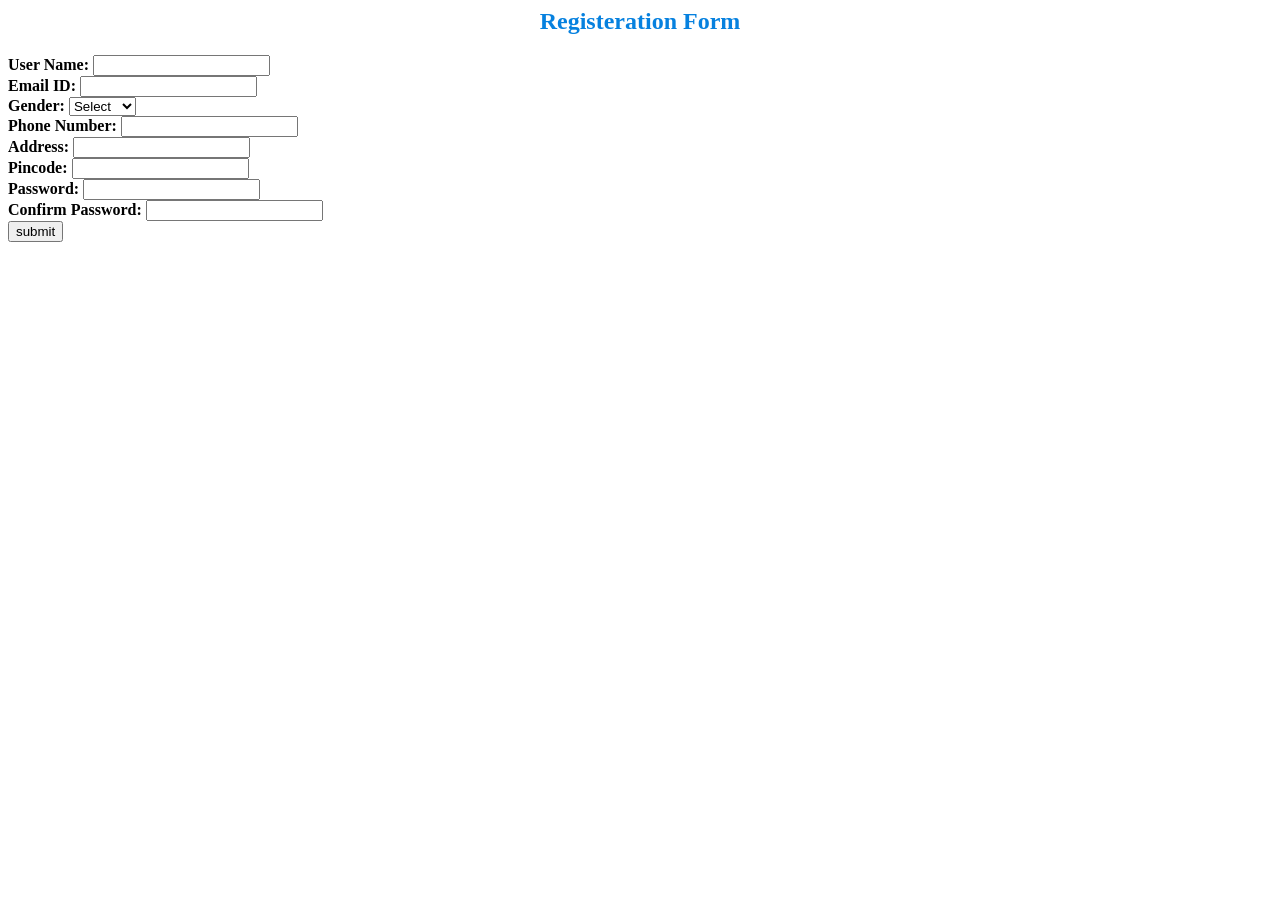
<file: EX-02a/index.html>
<html>
    <head>
        <title>Register Form</title>
    </head>
    <body>
        <script>
            function validateForm(){
                var user_name = document.myforms.userName.value;
                var email_id = document.myforms.emailID.value;
                var gender_ = document.myforms.gender.value;
                var phone_number = document.myforms.phoneNumber.value;
                var address_ = document.myforms.address.value;
                var pincode_ = document.myforms.pincode.value;
                var password_ = document.myforms.password.value;
                var confirm_password = document.myforms.confirmPassword.value;

                if(user_name=="" || user_name==null){
                    alert("User Name required");
                    return false;
                }
                if(email_id=="" || email_id==null){
                    alert("Email ID is required");
                    return false;
                }
                if(gender_=="" || gender_==null){
                    alert("Gender is required");
                    return false;
                }
                if(phone_number=="" || phone_number==null || phone_number.length!=10){
                    alert("Enter correct phone number");
                    return false;
                }
                if(address_=="" || address_==null){
                    alert("Address required");
                    return false;
                }
                if(pincode_=="" || pincode_==null || pincode_.length!=6){
                    alert("Enter correct pincode");
                    return false;
                }
                if(password_.length<8 || password_.length>15){
                    alert("Password should atleast have 8 characters and atmost 25 characters");
                    return false;
                }
                if(password_!=confirm_password){
                    alert("Password didn't match");
                    return false;
                }
            }
        </script>
    </body>
    <body>
        <h2 style="color: rgb(6, 129, 223);"><center>Registeration Form</center></h2>
        <form name="myforms" onsubmit="return validateForm()" method="post"></form>
        <b>User Name: </b><input type="text" name="userName" required><br>
        <b>Email ID: </b><input type="email" name="emailID"><br>
    
        <b>Gender: </b>
        <select name="gender">
            <option value="">Select</option>
            <option value="male">Male</option>
            <option value="female">Female</option>
        </select><br>
        <b>Phone Number: </b><input type="text" name="phoneNumber"><br>
        <b>Address: </b><input type="text area" name="address"><br>
        <b>Pincode: </b><input type="text" name="pincode"><br>
        <b>Password: </b><input type="password" name="password"><br>
        <b>Confirm Password: </b><input type="text" name="confirmPassword"><br>
        <input type="submit" value="submit">
    </form>
    </body>
</html>
</file>
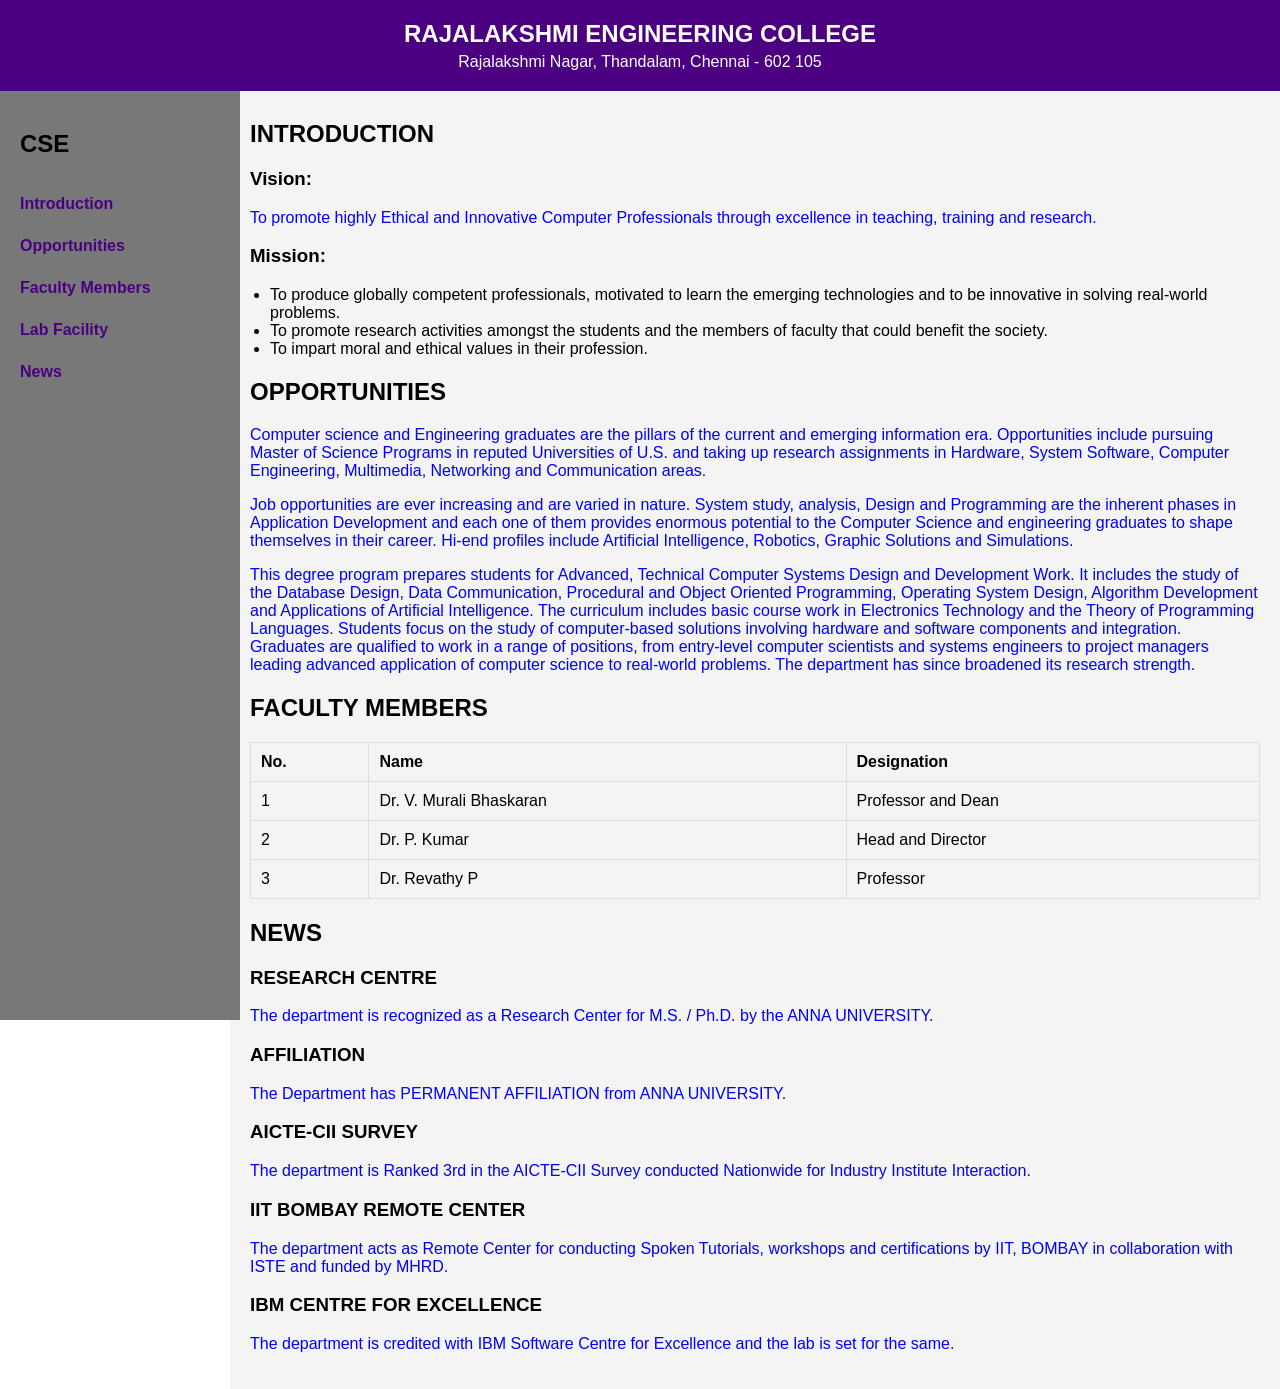
<file: EX-02b/index.html>
<!DOCTYPE html>
<html lang="en">
<head>
    <meta charset="UTF-8">
    <meta name="viewport" content="width=device-width, initial-scale=1.0">
    <title>Rajalakshmi Engineering College - CSE</title>
    <link rel="stylesheet" href="styles.css">
</head>
<body>
    <header>
        <div class="header-container">
            <h1>RAJALAKSHMI ENGINEERING COLLEGE</h1>
            <p>Rajalakshmi Nagar, Thandalam, Chennai - 602 105</p>
        </div>
    </header>
    <div class="content">
        <nav class="sidebar">
            <ul>
		<h1 style="color:black;">CSE</h1>
                <li><a href="#introduction">Introduction</a></li>
                <li><a href="#opportunities">Opportunities</a></li>
                <li><a href="#faculty">Faculty Members</a></li>
                <li><a href="#lab">Lab Facility</a></li>
                <li><a href="#news">News</a></li>
            </ul>
        </nav>
        <main class="main-content">
            <section id="introduction">
                <h2>INTRODUCTION</h2>
                <h3>Vision:</h3> <p>To promote highly Ethical and Innovative Computer Professionals through excellence in teaching, training and research.</p>
                <h3><strong>Mission:</strong></h3>
                <ul>
                    <li>To produce globally competent professionals, motivated to learn the emerging technologies and to be innovative in solving real-world problems.</li>
                    <li>To promote research activities amongst the students and the members of faculty that could benefit the society.</li>
                    <li>To impart moral and ethical values in their profession.</li>
                </ul>
            </section>
            <section id="opportunities">
                <h2>OPPORTUNITIES</h2>
                <p>Computer science and Engineering graduates are the pillars of the current and emerging information era. Opportunities include pursuing Master of Science Programs in reputed Universities of U.S. and taking up research assignments in Hardware, System Software, Computer Engineering, Multimedia, Networking and Communication areas.</p>
                <p>Job opportunities are ever increasing and are varied in nature. System study, analysis, Design and Programming are the inherent phases in Application Development and each one of them provides enormous potential to the Computer Science and engineering graduates to shape themselves in their career. Hi-end profiles include Artificial Intelligence, Robotics, Graphic Solutions and Simulations.</p>
                <p>This degree program prepares students for Advanced, Technical Computer Systems Design and Development Work. It includes the study of the Database Design, Data Communication, Procedural and Object Oriented Programming, Operating System Design, Algorithm Development and Applications of Artificial Intelligence. The curriculum includes basic course work in Electronics Technology and the Theory of Programming Languages. Students focus on the study of computer-based solutions involving hardware and software components and integration. Graduates are qualified to work in a range of positions, from entry-level computer scientists and systems engineers to project managers leading advanced application of computer science to real-world problems. The department has since broadened its research strength.</p>
            </section>
            <section id="faculty">
                <h2>FACULTY MEMBERS</h2>
                <table>
                    <tr>
                        <th>No.</th>
                        <th>Name</th>
                        <th>Designation</th>
                    </tr>
                    <tr>
                        <td>1</td>
                        <td>Dr. V. Murali Bhaskaran</td>
                        <td>Professor and Dean</td>
                    </tr>
                    <tr>
                        <td>2</td>
                        <td>Dr. P. Kumar</td>
                        <td>Head and Director</td>
                    </tr>
                    <tr>
                        <td>3</td>
                        <td>Dr. Revathy P</td>
                        <td>Professor</td>
                    </tr>
                </table>
            </section>
            <div id="content">
        <h2>NEWS</h2>
        <div class="news-item">
            <h3>RESEARCH CENTRE</h3>
            <p>The department is recognized as a Research Center for M.S. / Ph.D. by the ANNA UNIVERSITY.</p>
        </div>
        <div class="news-item">
            <h3>AFFILIATION</h3>
            <p>The Department has PERMANENT AFFILIATION from ANNA UNIVERSITY.</p>
        </div>
        <div class="news-item">
            <h3>AICTE-CII SURVEY</h3>
            <p>The department is Ranked 3rd in the AICTE-CII Survey conducted Nationwide for Industry Institute Interaction.</p>
        </div>
        <div class="news-item">
            <h3>IIT BOMBAY REMOTE CENTER</h3>
            <p>The department acts as Remote Center for conducting Spoken Tutorials, workshops and certifications by IIT, BOMBAY in collaboration with ISTE and funded by MHRD.</p>
        </div>
        <div class="news-item">
            <h3>IBM CENTRE FOR EXCELLENCE</h3>
            <p>The department is credited with IBM Software Centre for Excellence and the lab is set for the same.</p>
        </div>
    </div>
</div>
        </main>
    </div>
    </footer>
</body>
</html>
</file>
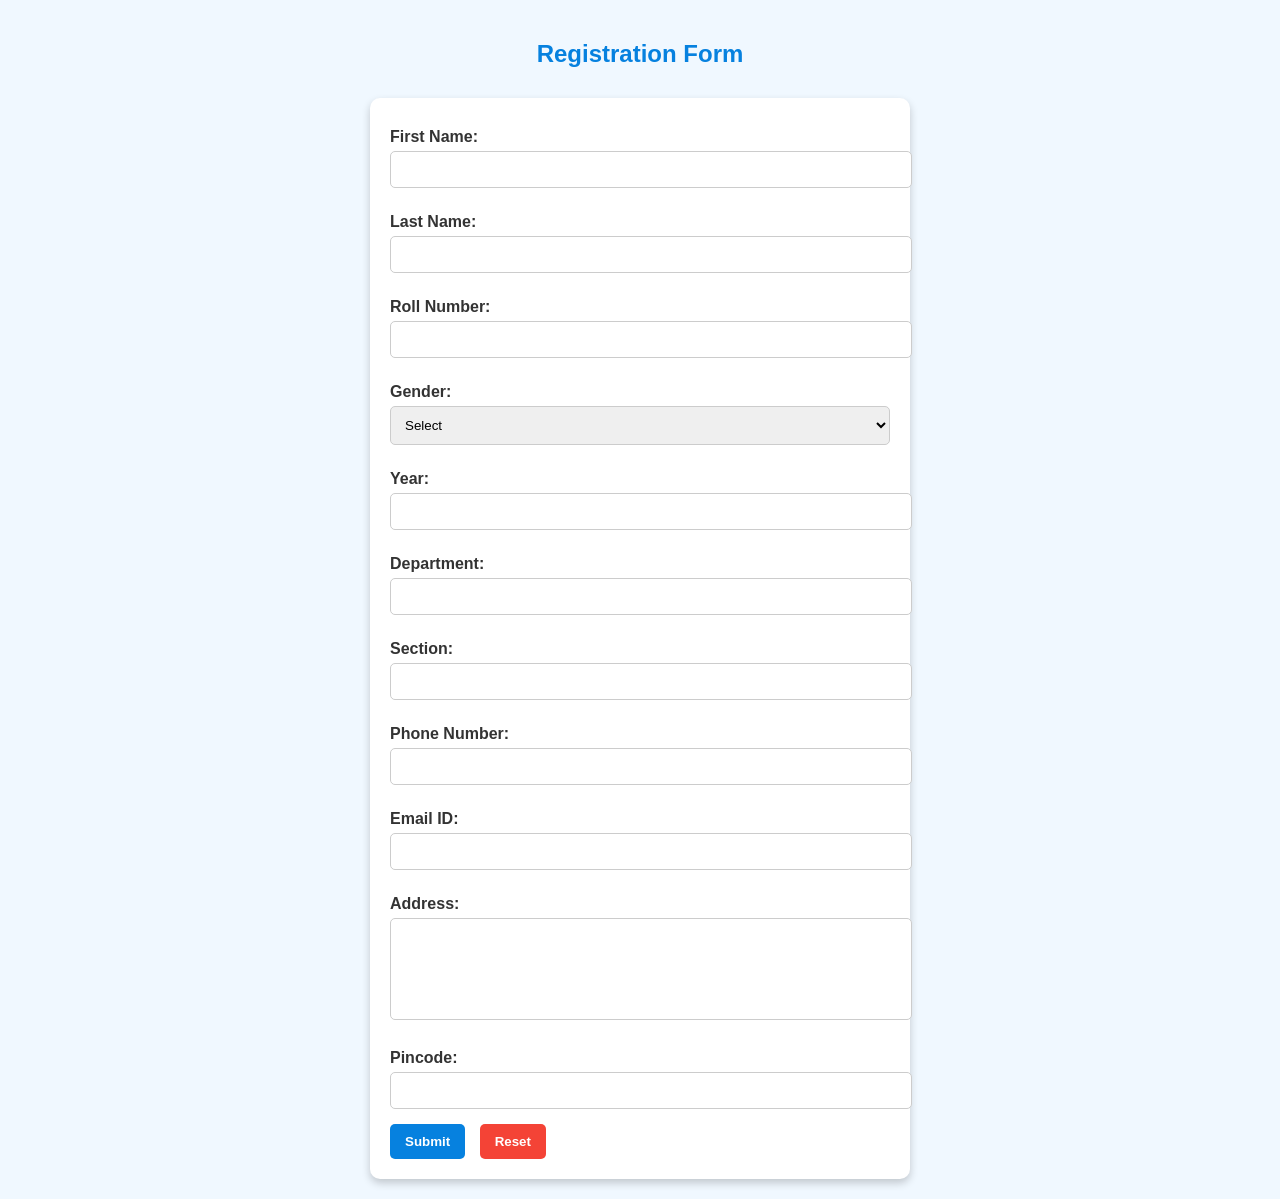
<file: EX-03/index.html>
<!DOCTYPE html>
<html lang="en">
<head>
    <meta charset="UTF-8">
    <meta name="viewport" content="width=device-width, initial-scale=1.0">
    <title>Registration Form</title>
    <link rel="stylesheet" href="styles.css">
    <script>
        function validateForm(){
            var firstName = document.myforms.firstName.value;
            var lastName = document.myforms.lastName.value;
            var rollno = document.myforms.rollno.value;
            var email_id = document.myforms.emailID.value;
            var gender_ = document.myforms.gender.value;
            var phone_number = document.myforms.phoneNumber.value;
            var address_ = document.myforms.address.value;
            var pincode_ = document.myforms.pincode.value;
            var department = document.myforms.department.value;
            var section = document.myforms.section.value;
            var year = document.myforms.year.value;

            if(firstName=="" || firstName==null){
                alert("First Name is required");
                return false;
            }
            if(email_id=="" || email_id==null){
                alert("Email ID is required");
                return false;
            }
            if(gender_=="" || gender_==null){
                alert("Gender is required");
                return false;
            }
            if(phone_number=="" || phone_number==null || phone_number.length!=10){
                alert("Enter a correct phone number");
                return false;
            }
            if(address_=="" || address_==null){
                alert("Address is required");
                return false;
            }
            if(pincode_=="" || pincode_==null || pincode_.length!=6){
                alert("Enter a correct pincode");
                return false;
            }
            return true;
        }
    </script>
</head>
<body>
    <h2 class="form-title">Registration Form</h2>
    <form name="myforms" onsubmit="return validateForm()" method="post" class="form-container">
        <label>First Name:</label>
        <input type="text" name="firstName" required><br>

        <label>Last Name:</label>
        <input type="text" name="lastName" required><br>

        <label>Roll Number:</label>
        <input type="text" name="rollno" required><br>

        <label>Gender:</label>
        <select name="gender" required>
            <option value="">Select</option>
            <option value="male">Male</option>
            <option value="female">Female</option>
        </select><br>

        <label>Year:</label>
        <input type="number" name="year" required><br>

        <label>Department:</label>
        <input type="text" name="department" required><br>

        <label>Section:</label>
        <input type="text" name="section" required><br>

        <label>Phone Number:</label>
        <input type="number" name="phoneNumber" required><br>

        <label>Email ID:</label>
        <input type="email" name="emailID" required><br>

        <label>Address:</label>
        <textarea name="address" required></textarea><br>

        <label>Pincode:</label>
        <input type="number" name="pincode" required><br>

        <input type="submit" value="Submit" class="btn submit-btn">
        <input type="reset" value="Reset" class="btn reset-btn">
    </form>
</body>
</html>
</file>
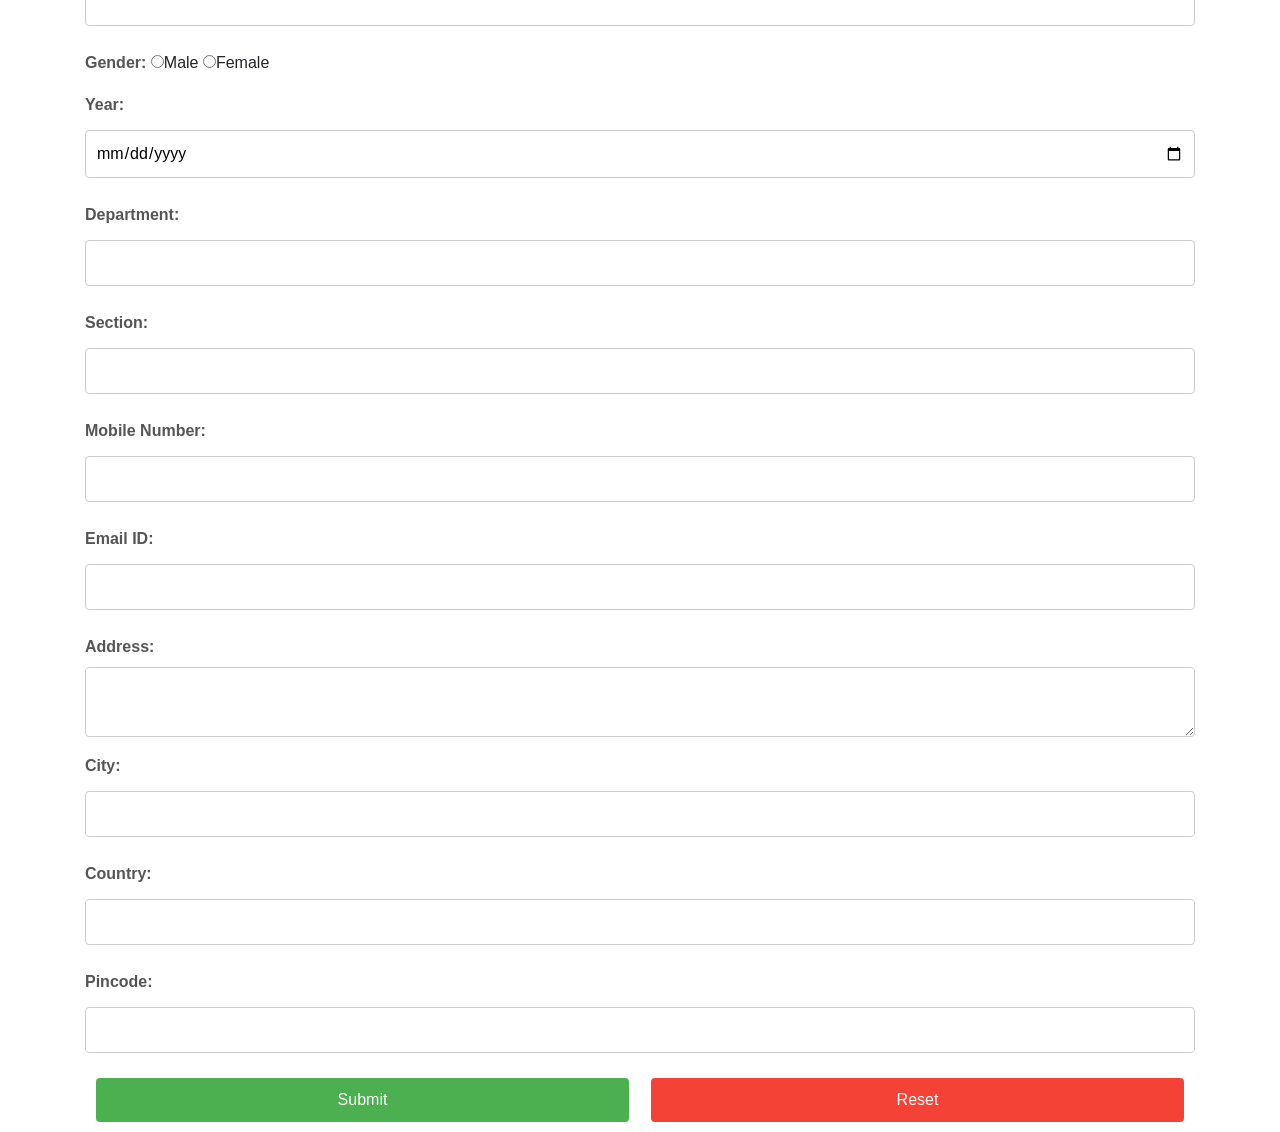
<file: EX-04/index.html>
<!DOCTYPE html>
<html lang="en">
<head>
    <meta charset="UTF-8">
    <meta name="viewport" content="width=device-width, initial-scale=1.0">
    <title>Student Form</title>
    <link rel="stylesheet" type="text/css" href="styles.css">
    <link rel="stylesheet" href="https://cdn.jsdelivr.net/npm/bootstrap@4.6.2/dist/css/bootstrap.min.css">
    <script src="https://cdn.jsdelivr.net/npm/bootstrap@4.6.2/dist/js/bootstrap.bundle.min.js"></script>
      
</head>
<body>
    <div class="container scrollable-form-container">
        <h1>Student Form</h1>
        <form name="f1" action="ProcessForm" method="get">
            <label for="name">Name:</label>
            <input type="text" name="name" id="name" required><br>

            <label for="rollno">Roll Number:</label>
            <input type="number" name="rollno" id="rollno" required><br>

            <label for="gender">Gender:</label>
            <input type="radio" name="gender" value="male" id="male">Male
            <input type="radio" name="gender" value="female" id="female">Female <br>

            <label for="year">Year:</label>
            <input type="date" name="year" id="year" required><br>

            <label for="dept">Department:</label>
            <input type="text" name="dept" id="dept" required><br>

            <label for="sec">Section:</label>
            <input type="text" name="sec" id="sec" required><br>

            <label for="mobileno">Mobile Number:</label>
            <input type="number" name="mobileno" id="mobileno" required><br>

            <label for="emailid">Email ID:</label>
            <input type="email" name="emailid" id="emailid" required><br>

            <label for="address">Address:</label>
            <textarea name="address" id="address" required></textarea><br>

            <label for="city">City:</label>
            <input type="text" name="city" id="city" required><br>

            <label for="country">Country:</label>
            <input type="text" name="country" id="country" required><br>

            <label for="pincode">Pincode:</label>
            <input type="number" name="pincode" id="pincode" required><br>

            <center><input type="submit" value="Submit"><input type="reset" value="Reset"></center>
        </form>
    </div>

</body>
</html>
</file>
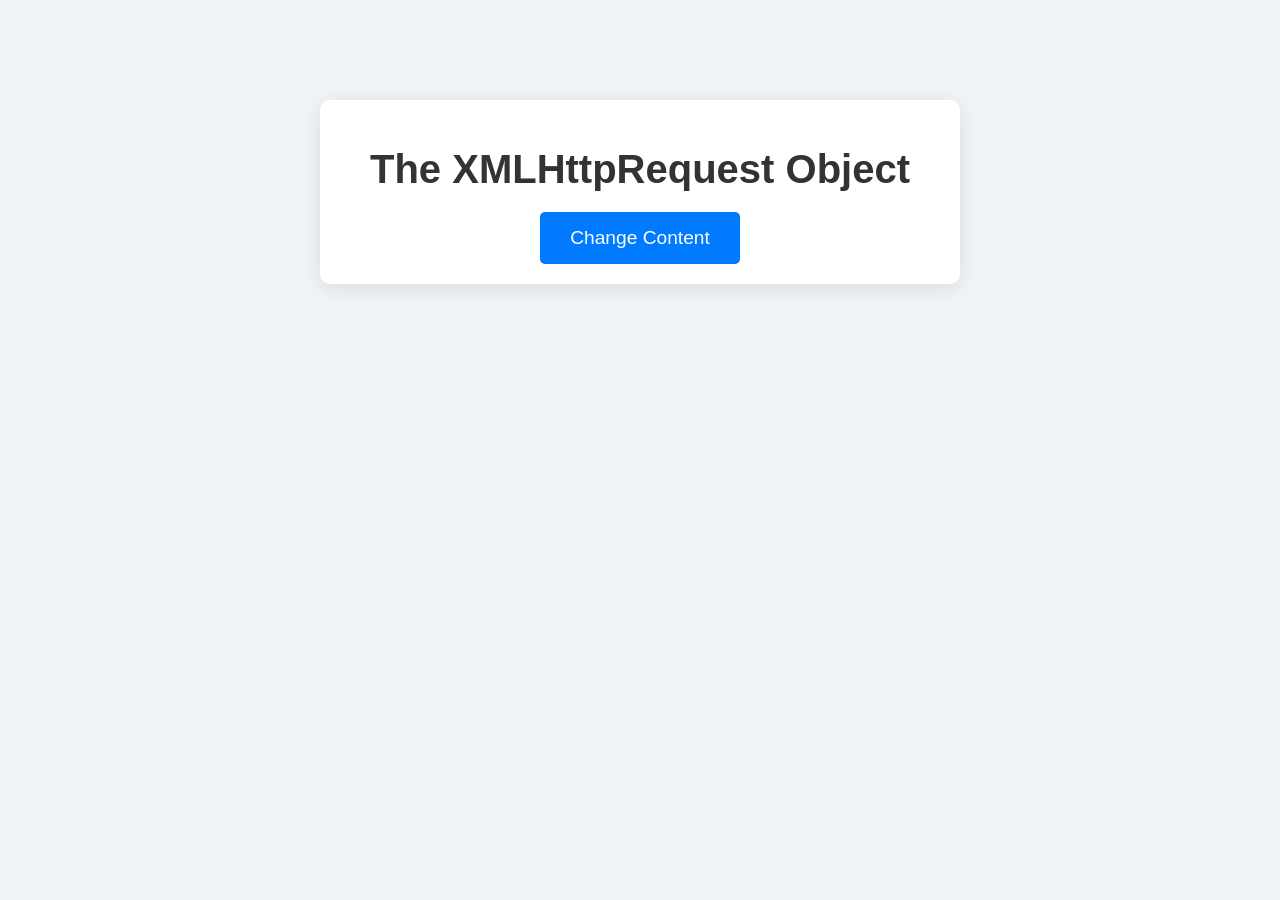
<file: EX-06a/index.html>
<!DOCTYPE html>
<html lang="en">
<head>
    <meta charset="UTF-8">
    <meta name="viewport" content="width=device-width, initial-scale=1.0">
    <title>Interactive XMLHttpRequest</title>
    <link rel="stylesheet" href="styles.css">
</head>
<body>

<div id="demo" class="container">
    <h1>The XMLHttpRequest Object</h1>
    <button type="button" onclick="loadXMLDoc()" class="btn">Change Content</button>
</div>

<script>
    function loadXMLDoc() {
        var xhttp = new XMLHttpRequest();
        xhttp.onreadystatechange = function() {
            if (this.readyState == 4 && this.status == 200) {
                document.getElementById("demo").innerHTML =
                this.responseText;
            }
        };
        xhttp.open("GET", "rec.txt", true);
        xhttp.send();
    }
</script>

</body>
</html>
</file>
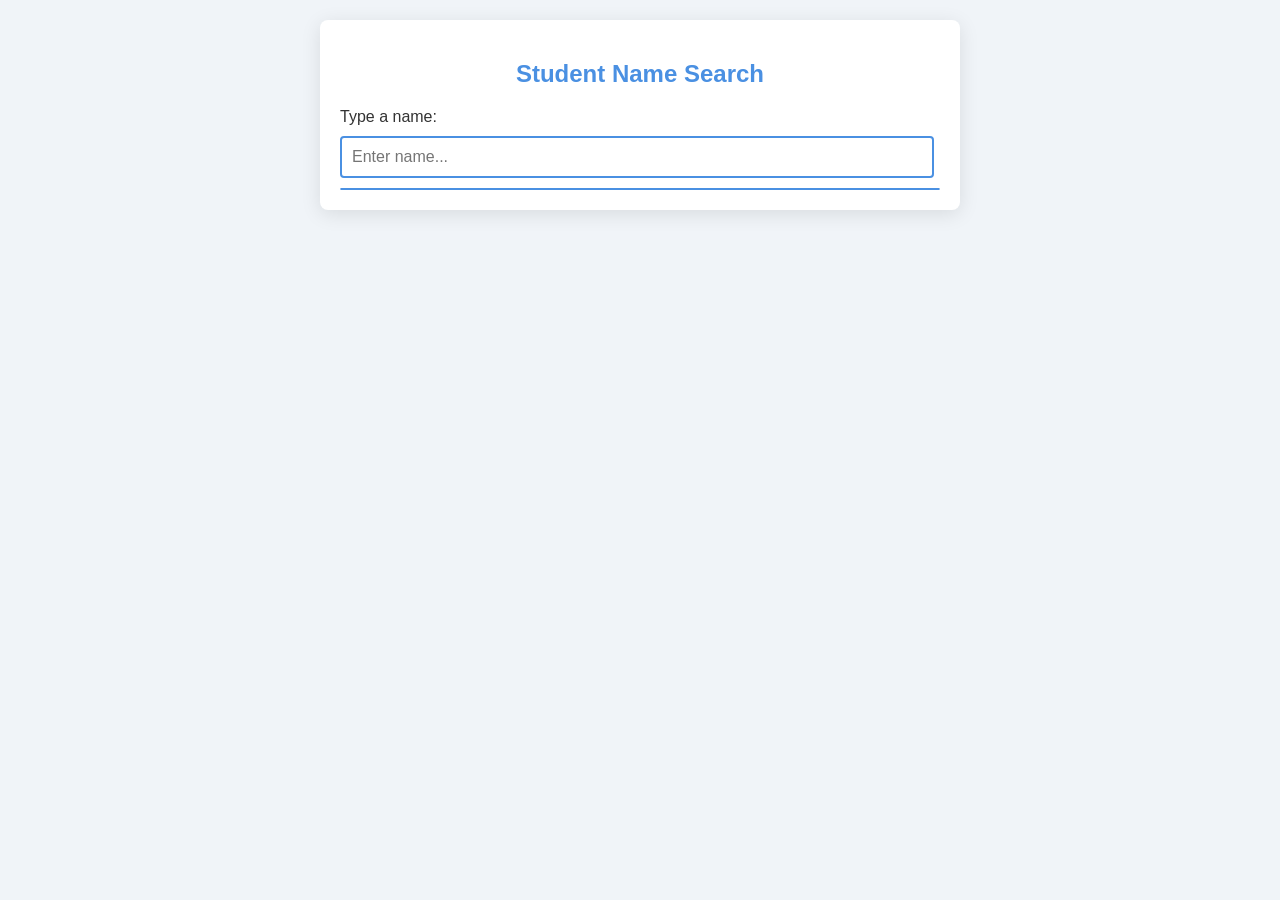
<file: EX-06b/index.html>
<!DOCTYPE html>
<html lang="en">
<head>
    <meta charset="UTF-8">
    <meta name="viewport" content="width=device-width, initial-scale=1.0">
    <title>Student Name Suggestion</title>
    <link rel="stylesheet" href="styles.css"> <!-- Link to the external CSS file -->
    <script>
        function showSuggestions(str) {
            if (str.length == 0) {
                document.getElementById("suggestions").innerHTML = "";
                return;
            }
            
            // Create XMLHttpRequest object
            var xhr = new XMLHttpRequest();
            
            // Define what happens when the response is received
            xhr.onreadystatechange = function() {
                if (xhr.readyState == 4 && xhr.status == 200) {
                    document.getElementById("suggestions").innerHTML = xhr.responseText;
                }
            };
            
            // Send the request to the servlet
            xhr.open("GET", "StudentSuggestion?query=" + str, true);
            xhr.send();
        }
    </script>
</head>
<body>
    <div class="container">
        <h2>Student Name Search</h2>
        <p>Type a name:</p>
        <input type="text" onkeyup="showSuggestions(this.value)" placeholder="Enter name..." />
        
        <div id="suggestions" class="suggestions"></div> <!-- This is where suggestions will appear -->
    </div>
</body>
</html>
</file>
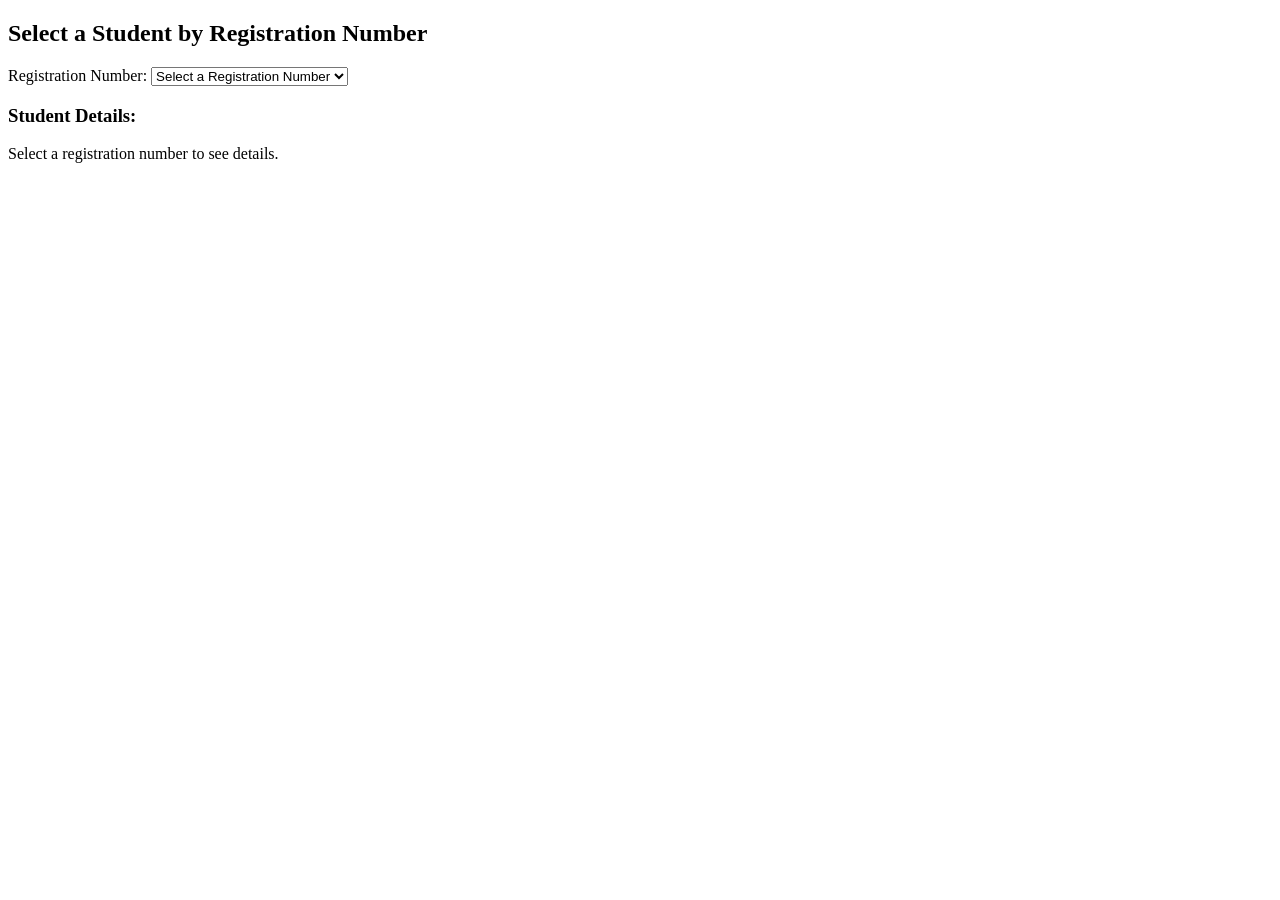
<file: EX-07/index.html>
<!DOCTYPE html>
<html lang="en">
<head>
    <meta charset="UTF-8">
    <title>Student Information</title>
    <script>
        function fetchStudentDetails() {
            const regNo = document.getElementById("regNoSelect").value;
            if (regNo) {
                const xhr = new XMLHttpRequest();
                xhr.open("GET", "StudentServlet?reg_no=" + regNo, true);
                xhr.onreadystatechange = function () {
                    if (xhr.readyState === 4 && xhr.status === 200) {
                        const studentData = JSON.parse(xhr.responseText);
                        document.getElementById("studentDetails").innerHTML =
                            `<p>Name: ${studentData.name}</p>
                             <p>Department: ${studentData.department}</p>
                             <p>Year: ${studentData.year}</p>
                             <p>Email: ${studentData.email}</p>`;
                    }
                };
                xhr.send();
            }
        }
    </script>
</head>
<body>
    <h2>Select a Student by Registration Number</h2>
    <label for="regNoSelect">Registration Number:</label>
    <select id="regNoSelect" onchange="fetchStudentDetails()">
        <option value="">Select a Registration Number</option>
        <option value="101">101</option>
        <option value="102">102</option>
        <option value="103">103</option>
    </select>

    <h3>Student Details:</h3>
    <div id="studentDetails">
        <p>Select a registration number to see details.</p>
    </div>
</body>
</html>
</file>
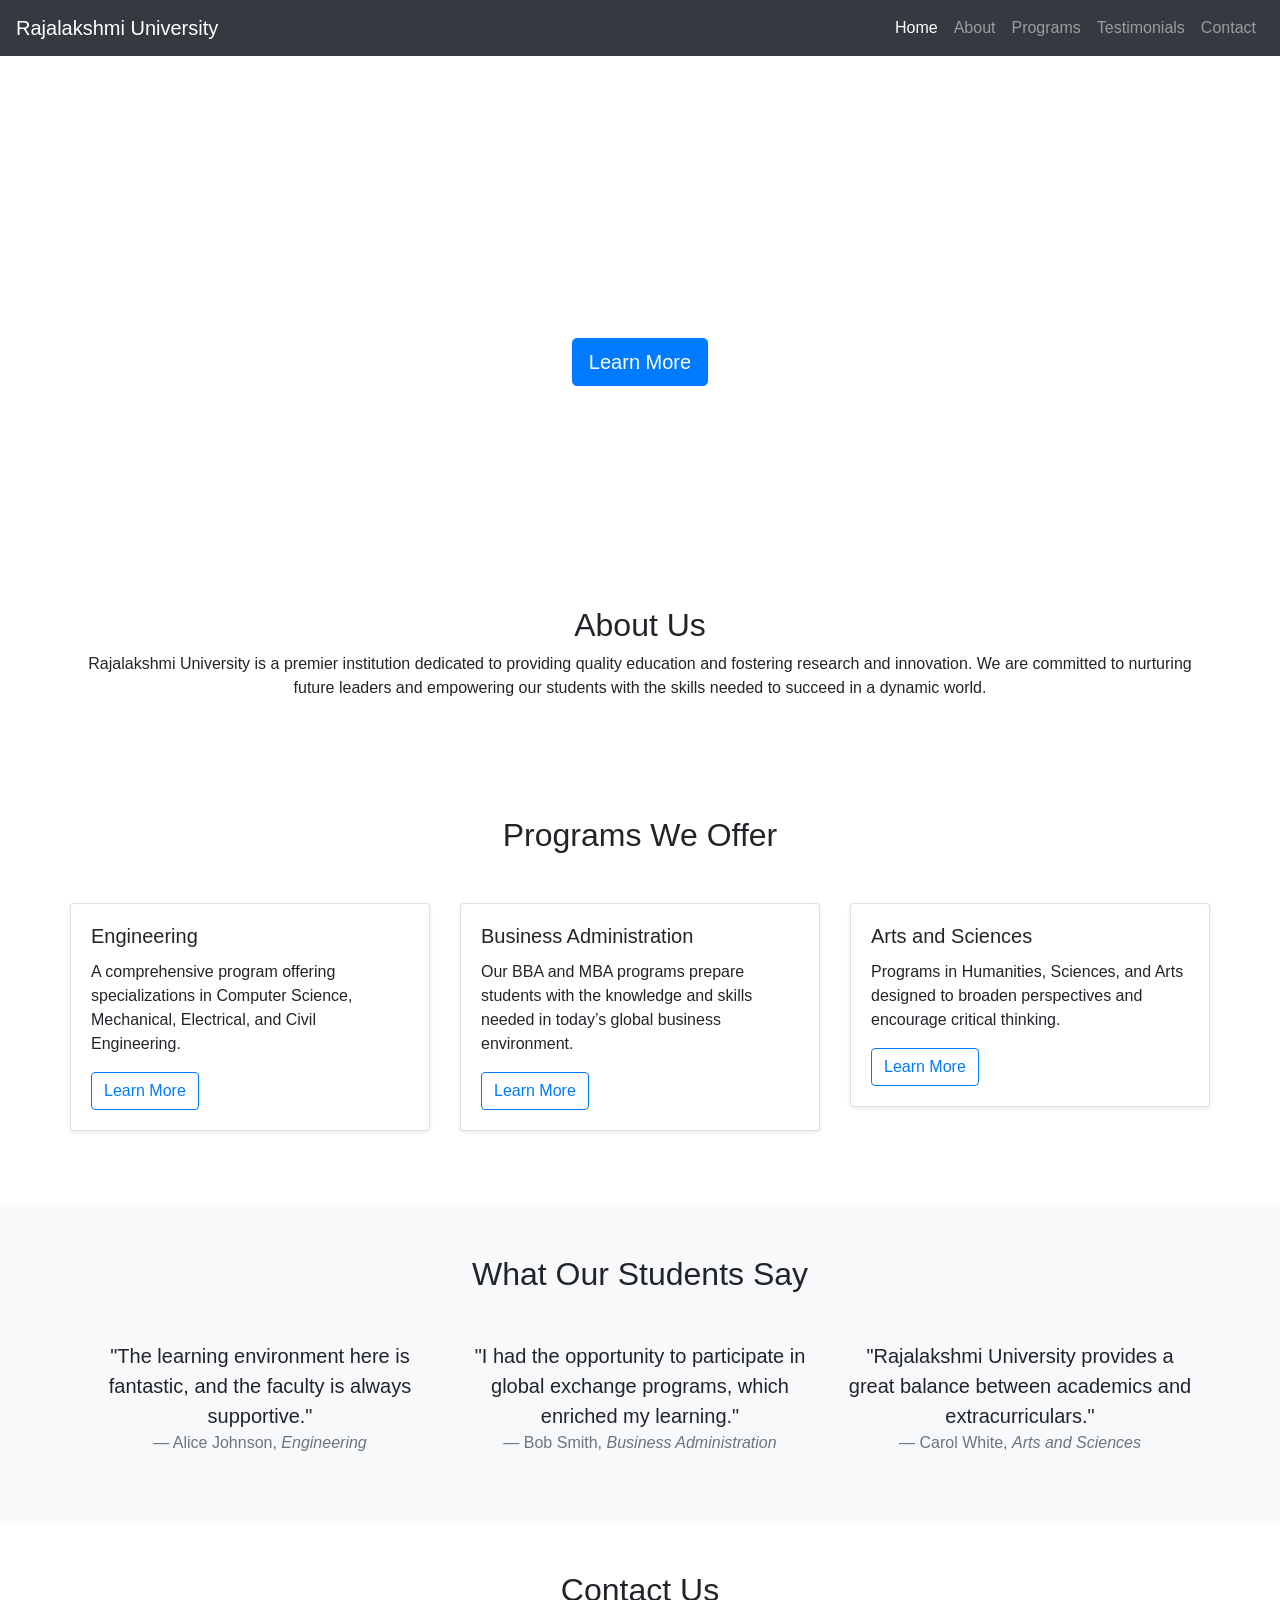
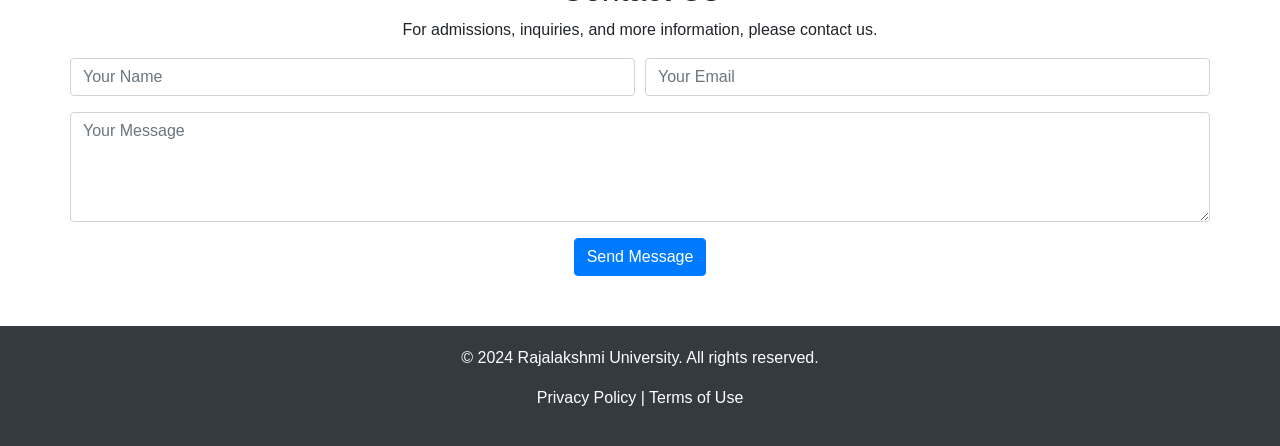
<file: EX-11/index.html>
<!DOCTYPE html>
<html lang="en">
<head>
    <meta charset="UTF-8">
    <meta name="viewport" content="width=device-width, initial-scale=1.0">
    <title>Rajalakshmi University</title>
    <!-- Bootstrap CSS -->
    <link rel="stylesheet" href="https://stackpath.bootstrapcdn.com/bootstrap/4.5.2/css/bootstrap.min.css">
    <style>
        .hero-section {
            background: url('https://www.rajalakshmi.org/images/banner.jpg') no-repeat center center;
            background-size: cover;
            color: #fff;
            height: 500px;
            display: flex;
            align-items: center;
            justify-content: center;
        }
        .hero-section h1 {
            font-size: 3rem;
        }
        .features-section, .about-section, .programs-section, .testimonials-section, .contact-section {
            padding: 50px 0;
        }
        .footer {
            background-color: #343a40;
            color: #fff;
            padding: 20px 0;
        }
    </style>
</head>
<body>

<!-- Navigation Bar -->
<nav class="navbar navbar-expand-lg navbar-dark bg-dark">
    <a class="navbar-brand" href="#">Rajalakshmi University</a>
    <button class="navbar-toggler" type="button" data-toggle="collapse" data-target="#navbarNav" aria-controls="navbarNav" aria-expanded="false" aria-label="Toggle navigation">
        <span class="navbar-toggler-icon"></span>
    </button>
    <div class="collapse navbar-collapse" id="navbarNav">
        <ul class="navbar-nav ml-auto">
            <li class="nav-item active"><a class="nav-link" href="#">Home</a></li>
            <li class="nav-item"><a class="nav-link" href="#about">About</a></li>
            <li class="nav-item"><a class="nav-link" href="#programs">Programs</a></li>
            <li class="nav-item"><a class="nav-link" href="#testimonials">Testimonials</a></li>
            <li class="nav-item"><a class="nav-link" href="#contact">Contact</a></li>
        </ul>
    </div>
</nav>

<!-- Hero Section -->
<div class="hero-section text-center">
    <div>
        <h1>Welcome to Rajalakshmi University</h1>
        <p class="lead">Empowering the Future of Education</p>
        <a href="#" class="btn btn-primary btn-lg">Learn More</a>
    </div>
</div>

<!-- About Section -->
<div class="about-section container text-center" id="about">
    <h2>About Us</h2>
    <p>Rajalakshmi University is a premier institution dedicated to providing quality education and fostering research and innovation. We are committed to nurturing future leaders and empowering our students with the skills needed to succeed in a dynamic world.</p>
</div>

<!-- Programs Section -->
<div class="programs-section container" id="programs">
    <h2 class="text-center mb-5">Programs We Offer</h2>
    <div class="row">
        <div class="col-md-4">
            <div class="card mb-4 shadow-sm">
                <div class="card-body">
                    <h5 class="card-title">Engineering</h5>
                    <p class="card-text">A comprehensive program offering specializations in Computer Science, Mechanical, Electrical, and Civil Engineering.</p>
                    <a href="#" class="btn btn-outline-primary">Learn More</a>
                </div>
            </div>
        </div>
        <div class="col-md-4">
            <div class="card mb-4 shadow-sm">
                <div class="card-body">
                    <h5 class="card-title">Business Administration</h5>
                    <p class="card-text">Our BBA and MBA programs prepare students with the knowledge and skills needed in today’s global business environment.</p>
                    <a href="#" class="btn btn-outline-primary">Learn More</a>
                </div>
            </div>
        </div>
        <div class="col-md-4">
            <div class="card mb-4 shadow-sm">
                <div class="card-body">
                    <h5 class="card-title">Arts and Sciences</h5>
                    <p class="card-text">Programs in Humanities, Sciences, and Arts designed to broaden perspectives and encourage critical thinking.</p>
                    <a href="#" class="btn btn-outline-primary">Learn More</a>
                </div>
            </div>
        </div>
    </div>
</div>

<!-- Testimonials Section -->
<div class="testimonials-section bg-light text-center" id="testimonials">
    <div class="container">
        <h2 class="mb-5">What Our Students Say</h2>
        <div class="row">
            <div class="col-md-4">
                <blockquote class="blockquote">
                    <p class="mb-0">"The learning environment here is fantastic, and the faculty is always supportive."</p>
                    <footer class="blockquote-footer">Alice Johnson, <cite title="Source Title">Engineering</cite></footer>
                </blockquote>
            </div>
            <div class="col-md-4">
                <blockquote class="blockquote">
                    <p class="mb-0">"I had the opportunity to participate in global exchange programs, which enriched my learning."</p>
                    <footer class="blockquote-footer">Bob Smith, <cite title="Source Title">Business Administration</cite></footer>
                </blockquote>
            </div>
            <div class="col-md-4">
                <blockquote class="blockquote">
                    <p class="mb-0">"Rajalakshmi University provides a great balance between academics and extracurriculars."</p>
                    <footer class="blockquote-footer">Carol White, <cite title="Source Title">Arts and Sciences</cite></footer>
                </blockquote>
            </div>
        </div>
    </div>
</div>

<!-- Contact Section -->
<div class="contact-section container text-center" id="contact">
    <h2>Contact Us</h2>
    <p>For admissions, inquiries, and more information, please contact us.</p>
    <form>
        <div class="form-row">
            <div class="form-group col-md-6">
                <input type="text" class="form-control" placeholder="Your Name">
            </div>
            <div class="form-group col-md-6">
                <input type="email" class="form-control" placeholder="Your Email">
            </div>
        </div>
        <div class="form-group">
            <textarea class="form-control" rows="4" placeholder="Your Message"></textarea>
        </div>
        <button type="submit" class="btn btn-primary">Send Message</button>
    </form>
</div>

<!-- Footer -->
<div class="footer text-center">
    <div class="container">
        <p>&copy; 2024 Rajalakshmi University. All rights reserved.</p>
        <p>
            <a href="#" class="text-white">Privacy Policy</a> |
            <a href="#" class="text-white">Terms of Use</a>
        </p>
    </div>
</div>

<!-- Bootstrap JavaScript and dependencies -->
<script src="https://code.jquery.com/jquery-3.5.1.slim.min.js"></script>
<script src="https://cdn.jsdelivr.net/npm/popper.js@1.16.1/dist/umd/popper.min.js"></script>
<script src="https://stackpath.bootstrapcdn.com/bootstrap/4.5.2/js/bootstrap.min.js"></script>
</body>
</html>
</file>
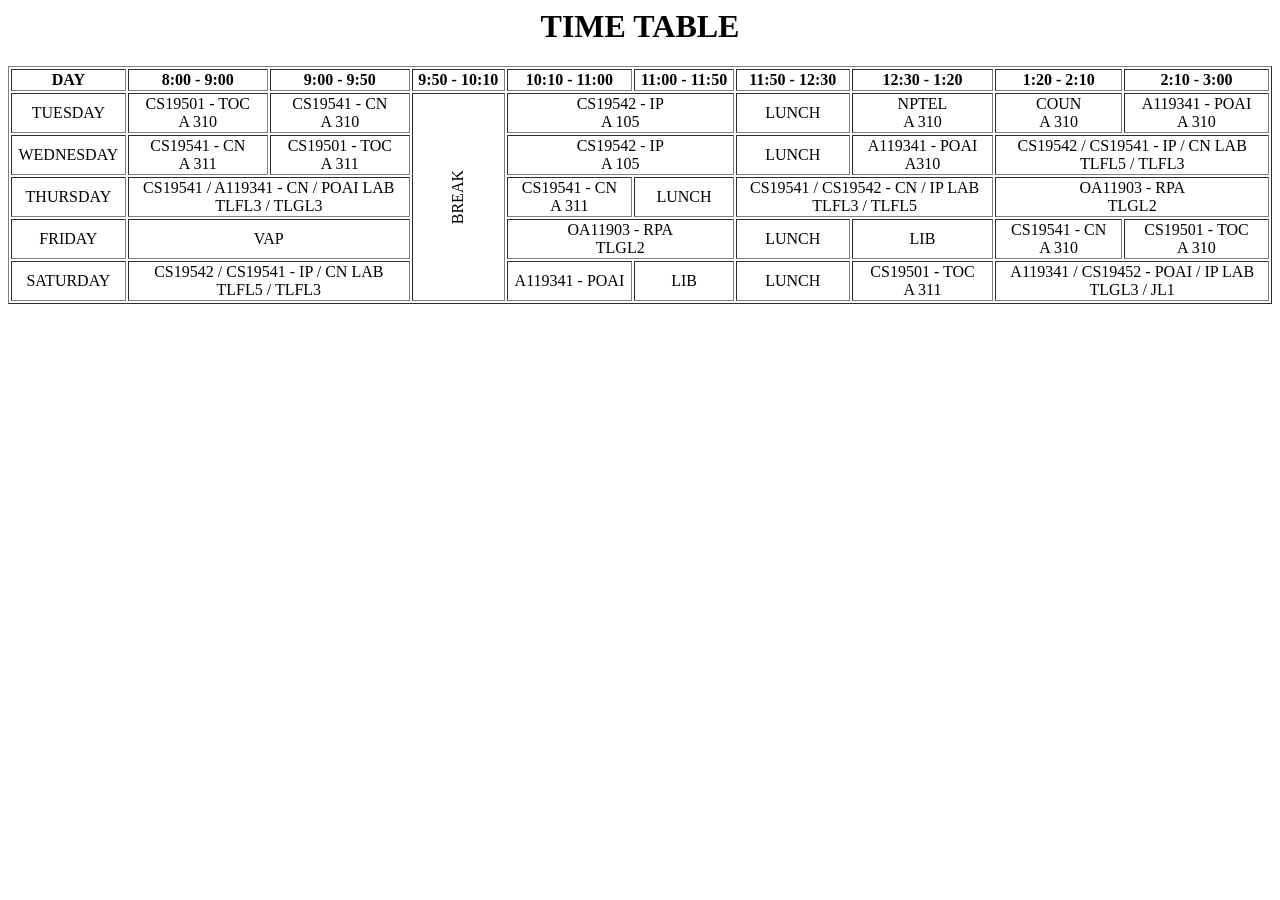
<file: EX-01b/Timetable.html>
<html>
<head>

<h1>
<style>h1{text-align:center;}</style>TIME TABLE
</h1>
<style>;
table, th, td{text-align: center;
border:1px solid black;
border-collapse: collapse;
}
td{text-align: center;}
</style>
<table>
<table style="width:100%", border="1px">
<tr>
<th>DAY</th>
<th>8:00 - 9:00</th>
<th>9:00 - 9:50</th>
<th>9:50 - 10:10</th>
<th>10:10 - 11:00</th>
<th>11:00 - 11:50</th>
<th>11:50 - 12:30</th>
<th>12:30 - 1:20</th>
<th>1:20 - 2:10</th>
<th>2:10 - 3:00</th>
</tr>

<tr>
<td>TUESDAY</td>
<td>CS19501 - TOC<br>A 310</td>
<td>CS19541 - CN<br>A 310</td>
<td rowspan="5" align="center"><span style="writing-mode: vertical-lr; transform: rotate(180deg);">BREAK</td>
<td colspan="2"><center>CS19542 - IP<br>A 105</td>
<td>LUNCH</center></td>
<td>NPTEL<br>A 310</td>
<td>COUN<br>A 310</td>
<td>A119341 - POAI<br>A 310</td>
</tr>

<tr>
<td>WEDNESDAY</td>
<td>CS19541 - CN<br>A 311</td>
<td>CS19501 - TOC<br>A 311</td>
<td colspan="2">CS19542 - IP <br> A 105</td>
<td>LUNCH</td>
<td>A119341 - POAI<br>A310</td>
<td colspan="2">CS19542 / CS19541 - IP / CN LAB<br>TLFL5 / TLFL3</td>
</tr>

<tr>
<td>THURSDAY</td>
<td colspan="2">CS19541 / A119341 - CN / POAI LAB<br>TLFL3 / TLGL3</td>

<td>CS19541 - CN<br> A 311</td>
<td>LUNCH</td>
<td colspan="2">CS19541 / CS19542 - CN / IP LAB<br>TLFL3 / TLFL5</td>
<td colspan="2">OA11903 - RPA<br>TLGL2</td>
</tr>

<tr>
<td>FRIDAY</td>
<td colspan="2">VAP</td>

<td colspan="2">OA11903 - RPA<br>TLGL2</td>
<td>LUNCH</td>
<td>LIB</td>
<td>CS19541 - CN<br>A 310</td>
<td>CS19501 - TOC<br>A 310</td>
</tr>

<tr>
<td>SATURDAY</td>
<td colspan="2">CS19542 / CS19541 - IP / CN LAB<br>TLFL5 / TLFL3</td>

<td>A119341 - POAI</td>
<td>LIB</td>
<td>LUNCH</td>
<td>CS19501 - TOC<br>A 311</td>
<td colspan="2">A119341 / CS19452 - POAI / IP LAB <br> TLGL3 / JL1</td>
</tr>


</table>
</file>
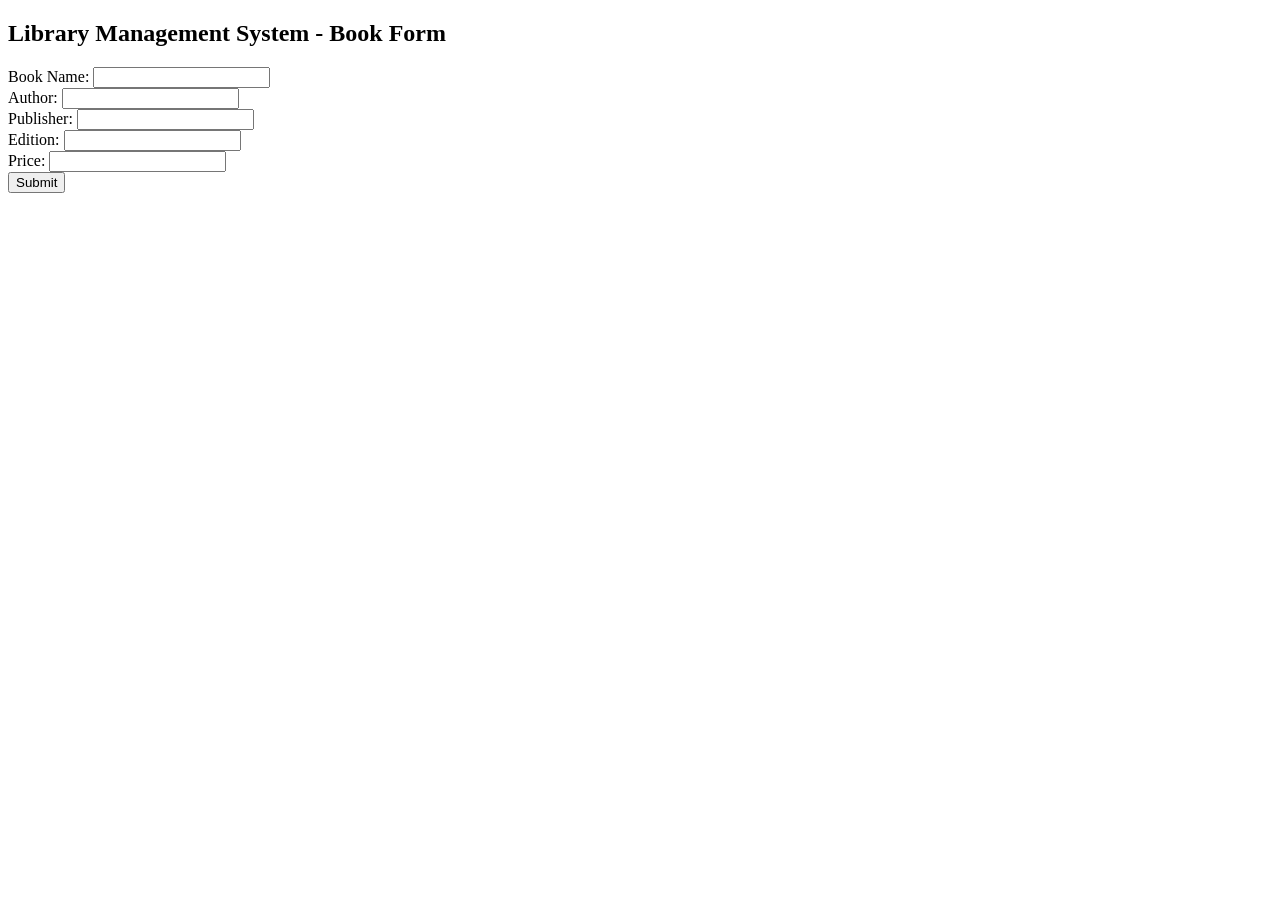
<file: EX-05/form.html>
<!DOCTYPE html>
<html lang="en">
<head>
    <meta charset="UTF-8">
    <title>Library Management System</title>
    <script>
        function validateForm() {
            const title = document.forms["bookForm"]["title"].value;
            const author = document.forms["bookForm"]["author"].value;
            const publisher = document.forms["bookForm"]["publisher"].value;
            const edition = document.forms["bookForm"]["edition"].value;
            const price = document.forms["bookForm"]["price"].value;

            if (!title.match(/^[a-zA-Z\s]+$/)) {
                alert("Title should contain only alphabets and spaces.");
                return false;
            }
            if (!author.match(/^[a-zA-Z\s]+$/)) {
                alert("Author should contain only alphabets and spaces.");
                return false;
            }
            if (!publisher.match(/^[a-zA-Z\s]+$/)) {
                alert("Publisher should contain only alphabets and spaces.");
                return false;
            }
            if (!edition.match(/^[a-zA-Z0-9\s]+$/)) {
                alert("Edition should be alphanumeric.");
                return false;
            }
            if (isNaN(price) || price <= 0) {
                alert("Price should be a positive number.");
                return false;
            }
            return true;
        }
    </script>
</head>
<body>
    <h2>Library Management System - Book Form</h2>
    <form name="bookForm" action="BookServlet" method="post" onsubmit="return validateForm()">
        <label>Book Name:</label>
        <input type="text" name="title" required><br>
        <label>Author:</label>
        <input type="text" name="author" required><br>
        <label>Publisher:</label>
        <input type="text" name="publisher" required><br>
        <label>Edition:</label>
        <input type="text" name="edition" required><br>
        <label>Price:</label>
        <input type="text" name="price" required><br>
        <input type="submit" value="Submit">
    </form>
</body>
</html>
</file>
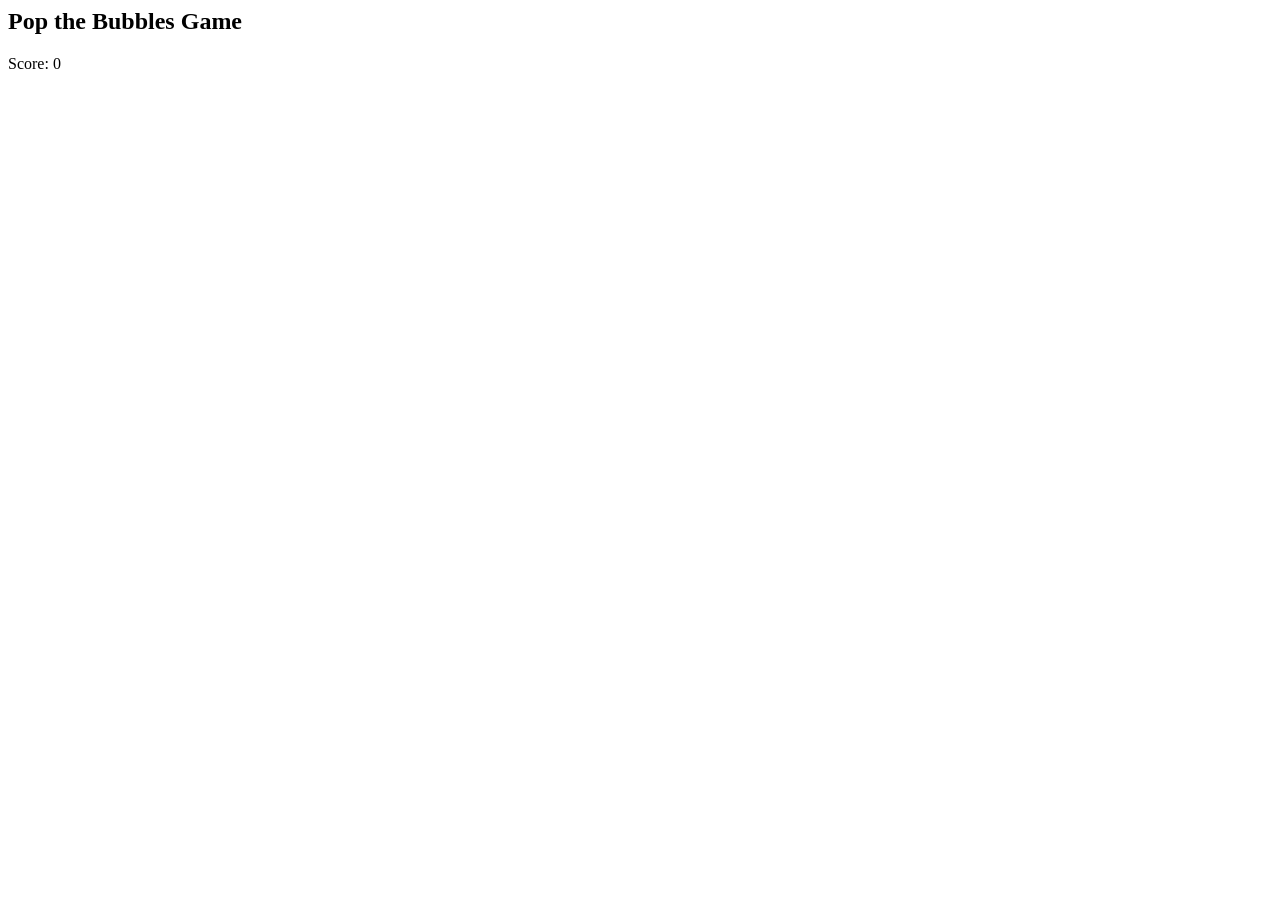
<file: EX-10/jquery_game.html>
<html>
<head>
    <title>Pop the Bubbles Game</title>
    <style>
        .bubble {
            position: absolute;
            width: 40px;
            height: 40px;
            border-radius: 50%;
            background-color: #3498db;
            color: white;
            text-align: center;
            line-height: 40px;
            font-size: 24px;
        }
    </style>
</head>
<body>
    <h2>Pop the Bubbles Game</h2>
    <p>Score: <span id="score">0</span></p>

    <script src="https://code.jquery.com/jquery-3.7.1.js"></script>
    <script>
        $(document).ready(function(){
            var score = 0;
            var width = screen.width - 100;
            var height = screen.height - 200;

            function generateRandomLetter() {
                var keyCode = Math.floor(Math.random() * 26) + 65;
                return String.fromCharCode(keyCode);
            }

            function generateRandomColor() {
                var letters = '0123456789ABCDEF';
                var color = '#';
                for (var i = 0; i < 6; i++) {
                    color += letters[Math.floor(Math.random() * 16)];
                }
                return color;
            }

            function createBubble() {
                var letter = generateRandomLetter();
                var left = Math.random() * width;
                var color = generateRandomColor();

                var $bubble = $("<div class='bubble'></div>")
                    .text(letter)
                    .css("left", left)
                    .css("background-color", color);

                $("body").append($bubble);

                $bubble.animate({ top: height }, 5000, "linear", function() {
                    $(this).remove();
                });

                $bubble.click(function() {
                    score++;
                    $("#score").text(score);
                    $(this).remove();
                });
            }

            $(document).keypress(function(e) {
                var letter = String.fromCharCode(e.which).toUpperCase();
                $(".bubble").each(function() {
                    if ($(this).text() === letter) {
                        score++;
                        $("#score").text(score);
                        $(this).remove();
                    }
                });
            });

            setInterval(createBubble, 2000);
        });
    </script>
</body>
</html>
</file>
<file: EX-02b/styles.css>
body {
    font-family: Arial, sans-serif;
    margin: 0;
    padding: 0;
    box-sizing: border-box;
}

header {
    background-color: #4b0082;
    color: white;
    padding: 20px 0;
    text-align: center;
    position: fixed;
    width: 100%;
    top: 0;
    z-index: 1000;
}

.header-container h1 {
    margin: 0;
    font-size: 24px;
}

.header-container p {
    margin: 5px 0 0;
}

.content {
    display: flex;
    margin-top: 80px; /* Adjust according to the header height */
}

.sidebar {
    background-color: #787878;
    color: white;
    width: 200px;
    padding: 20px;
    height: 100vh;
    position: fixed;
    top: 80px; /* Adjust according to the header height */
    font-weight: bold;
    line-height: 2;
}

.sidebar ul {
    list-style-type: none;
    padding: 0;
}

.sidebar ul li {
    margin-bottom: 10px;
}

.sidebar ul li a {
    color:  #4b0082;
    text-decoration: none;
}

.sidebar ul li a:hover {
    text-decoration: underline;
}

.main-content {
    padding: 20px;
    margin-left: 230px;
    width: calc(100% - 240px);
    background-color: #f4f4f4;
}

.main-content h1,
.main-content h2,
.main-content h3,
.main-content h4,
 {
    color: black;
}

.main-content p {
    color: blue;
}

.main-content ul {
    list-style-type: disc;
    padding-left: 20px;
}

.main-content table {
    width: 100%;
    border-collapse: collapse;
    margin-top: 20px;
}

.main-content table, th, td {
    border: 1px solid #ddd;
}

.main-content table th, .main-content table td {
    padding: 10px;
    text-align: left;
}


@media (max-width: 768px) {
    .sidebar {
        width: 100%;
        height: auto;
        position: relative;
        top: 0;
    }

    .main-content {
        margin-left: 0;
        width: 100%;
    }
}
</file>
<file: EX-03/styles.css>
body {
    font-family: Arial, sans-serif;
    background-color: #f0f8ff;
    color: #333;
    margin: 0;
    padding: 20px;
}

.form-title {
    color: rgb(6, 129, 223);
    text-align: center;
    margin-bottom: 30px;
}

.form-container {
    background-color: white;
    border-radius: 10px;
    padding: 20px;
    box-shadow: 0 4px 8px rgba(0, 0, 0, 0.2);
    max-width: 500px;
    margin: auto;
}

label {
    display: block;
    margin: 10px 0 5px;
    font-weight: bold;
}

input[type="text"],
input[type="number"],
input[type="email"],
select,
textarea {
    width: 100%;
    padding: 10px;
    margin-bottom: 15px;
    border: 1px solid #ccc;
    border-radius: 5px;
    transition: border-color 0.3s ease;
}

input[type="text"]:focus,
input[type="number"]:focus,
input[type="email"]:focus,
select:focus,
textarea:focus {
    border-color: rgb(6, 129, 223);
    outline: none;
}

textarea {
    height: 80px;
    resize: none;
}

.btn {
    padding: 10px 15px;
    border: none;
    border-radius: 5px;
    cursor: pointer;
    font-weight: bold;
}

.submit-btn {
    background-color: rgb(6, 129, 223);
    color: white;
}

.reset-btn {
    background-color: #f44336;
    color: white;
    margin-left: 10px;
}

.submit-btn:hover {
    background-color: #005f99;
}

.reset-btn:hover {
    background-color: #c62828;
}
</file>
<file: EX-04/styles.css>
@charset "UTF-8";
* {
    box-sizing: border-box;
    margin: 0;
    padding: 0;
}

body {
    font-family: Arial, sans-serif;
    background-color: #f4f4f9;
    display: flex;
    justify-content: center;
    align-items: center;
    height: 100vh;
}


.form {
    max-height: 400px; /* Set the max height for the form */
    overflow-y: auto; /* Enable vertical scrolling */
    padding: 15px;
}


.form-container {
    background-color: #fff;
    padding: 20px;
    border-radius: 8px;
    box-shadow: 0 0 10px rgba(0, 0, 0, 0.1);
    width: 400px;
    text-align: center;
}

h1 {
    margin-bottom: 20px;
    color: #333;
}

label {
    display: block;
    margin: 10px 0 5px;
    font-weight: bold;
    color: #555;
}

input[type="text"], input[type="number"], input[type="email"], input[type="date"], textarea {
    width: 100%;
    padding: 10px;
    margin: 5px 0 15px 0;
    border: 1px solid #ccc;
    border-radius: 4px;
}


textarea {
    resize: vertical;
    min-height: 60px;
}

input[type="submit"], input[type="reset"] {
    width: 48%;
    padding: 10px;
    border: none;
    border-radius: 4px;
    background-color: #4CAF50;
    color: white;
    cursor: pointer;
    margin: 10px 1%;
}

input[type="reset"] {
    background-color: #f44336;
}

input[type="submit"]:hover, input[type="reset"]:hover {
    opacity: 0.9;
}
</file>
<file: EX-06a/styles.css>
/* Reset some default styles */
body {
    margin: 0;
    font-family: 'Arial', sans-serif;
    background-color: #f0f4f8;
}

/* Main container styling */
.container {
    max-width: 600px;
    margin: 100px auto;
    padding: 20px;
    border-radius: 10px;
    box-shadow: 0 4px 20px rgba(0, 0, 0, 0.1);
    background-color: white;
    text-align: center;
}

/* Heading styles */
h1 {
    color: #333;
    font-size: 2.5em;
    margin-bottom: 20px;
}

/* Button styles */
.btn {
    background-color: #007bff; /* Bootstrap primary color */
    color: white;
    padding: 15px 30px;
    font-size: 1.2em;
    border: none;
    border-radius: 5px;
    cursor: pointer;
    transition: background-color 0.3s, transform 0.2s;
}

.btn:hover {
    background-color: #0056b3; /* Darker blue */
    transform: scale(1.05);
}

.btn:active {
    transform: scale(0.95);
}
</file>
<file: EX-06b/styles.css>
@charset "UTF-8";
/* styles.css */

body {
    font-family: 'Arial', sans-serif;
    background-color: #f0f4f8;
    margin: 0;
    padding: 20px;
    color: #333;
}

.container {
    max-width: 600px;
    margin: 0 auto;
    padding: 20px;
    background-color: #fff;
    border-radius: 8px;
    box-shadow: 0 4px 20px rgba(0, 0, 0, 0.1);
}

h2 {
    text-align: center;
    color: #4A90E2;
}

p {
    font-size: 16px;
    margin: 10px 0;
}

input[type="text"] {
    width: 95%;
    padding: 10px;
    border: 2px solid #4A90E2;
    border-radius: 4px;
    font-size: 16px;
    transition: border-color 0.3s;
}

input[type="text"]:focus {
    border-color: #007BFF;
    outline: none;
}

.suggestions {
    margin-top: 10px;
    border: 1px solid #4A90E2;
    border-radius: 4px;
    max-height: 200px;
    overflow-y: auto;
    background-color: white;
    z-index: 1000;
    position: relative;
}

.suggestion-item {
    padding: 10px;
    cursor: pointer;
    transition: background-color 0.3s;
}

.suggestion-item:hover {
    background-color: #f1f1f1;
}
</file>
